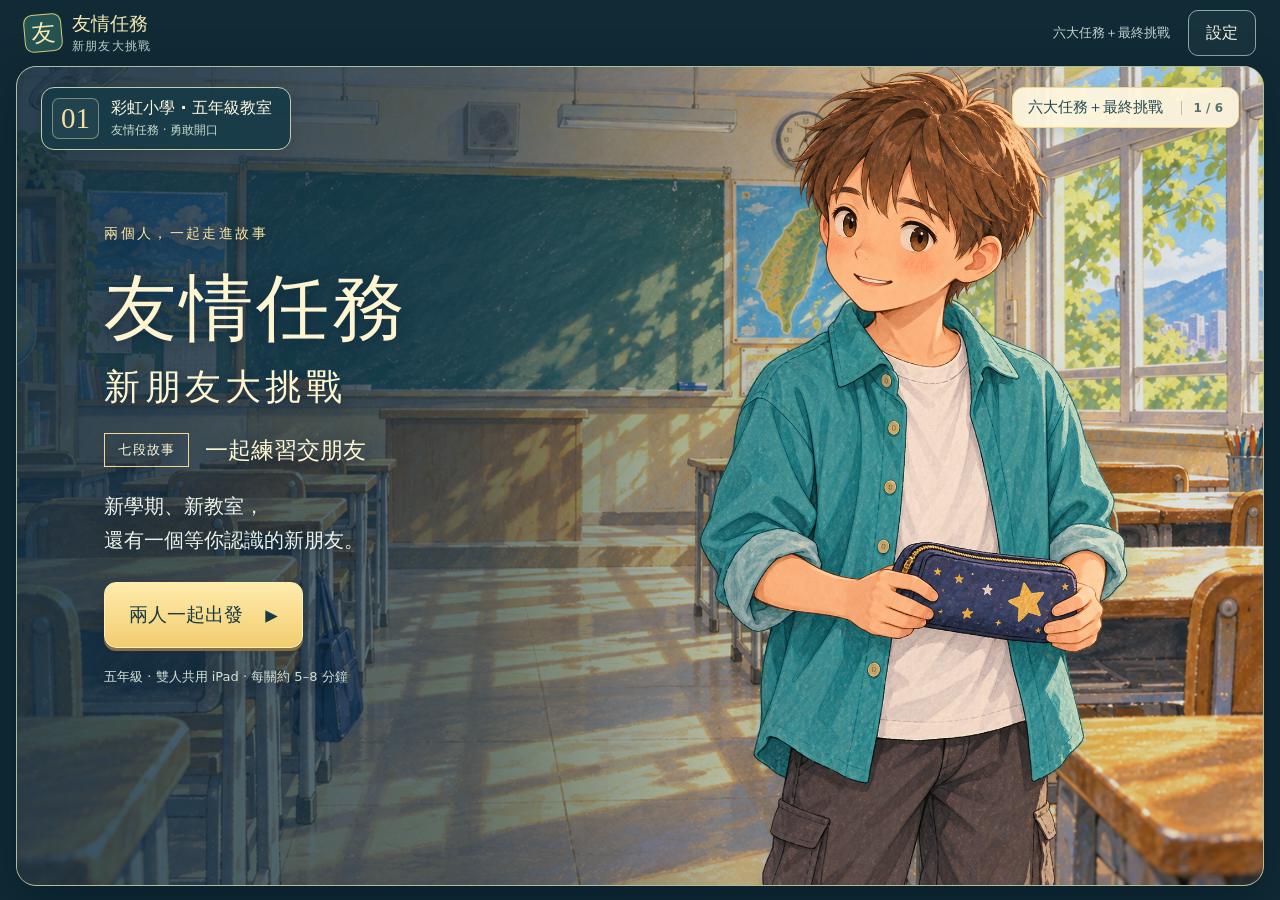
<file: index.html>
<!doctype html>
<html lang="zh-Hant">
<head>
  <meta charset="utf-8"><meta name="viewport" content="width=device-width, initial-scale=1">
  <meta name="theme-color" content="#153d50">
  <title>友情任務｜新朋友大挑戰</title>
  <meta name="description" content="五年級雙人友情冒險。兩個人，一台 iPad，練習勇敢開口、接住話題。六大友情任務與最終挑戰。">
  <link rel="stylesheet" href="novel.css"><link rel="stylesheet" href="campaign.css"><script src="chapters.js" defer></script><script src="campaign.js" defer></script><script src="novel.js" defer></script>
</head>
<body>
<header class="topbar"><a class="brand" href="#" aria-label="友情任務首頁"><span class="brand-mark">友</span><span>友情任務<small>新朋友大挑戰</small></span></a><div class="top-actions"><span class="edition">六大任務＋最終挑戰</span><button class="icon-button" id="settings" aria-label="開啟教師設定">設定</button></div></header>
<main id="app" tabindex="-1"></main>
<footer><span>彩虹小學 · 五年級</span><span>兩個人，一起練習，也一起成長。</span></footer>
<dialog id="settings-dialog"><form method="dialog"><div class="dialog-head"><h2>教師設定</h2><button class="icon-button" aria-label="關閉設定">關閉</button></div><label>討論時間<select id="discussion-setting"><option value="20">20 秒</option><option value="10">10 秒</option><option value="30">30 秒</option><option value="0">不計時</option></select></label><label class="check-label"><input type="checkbox" id="sound-setting"> 開啟輕柔音效</label><p>不登入、不錄音。暱稱與選擇僅保留在本次頁面中，重新整理會重新開始。</p><button class="primary">完成設定</button></form></dialog>
<dialog id="restart-dialog"><h2>要重新開始嗎？</h2><p>這一輪尚未完成的選擇會清除，已完成的關卡標記會保留。</p><div class="button-row"><button class="secondary" id="cancel-restart">繼續這一輪</button><button class="primary" id="confirm-restart">重新開始</button></div></dialog>
</body></html>
</file>
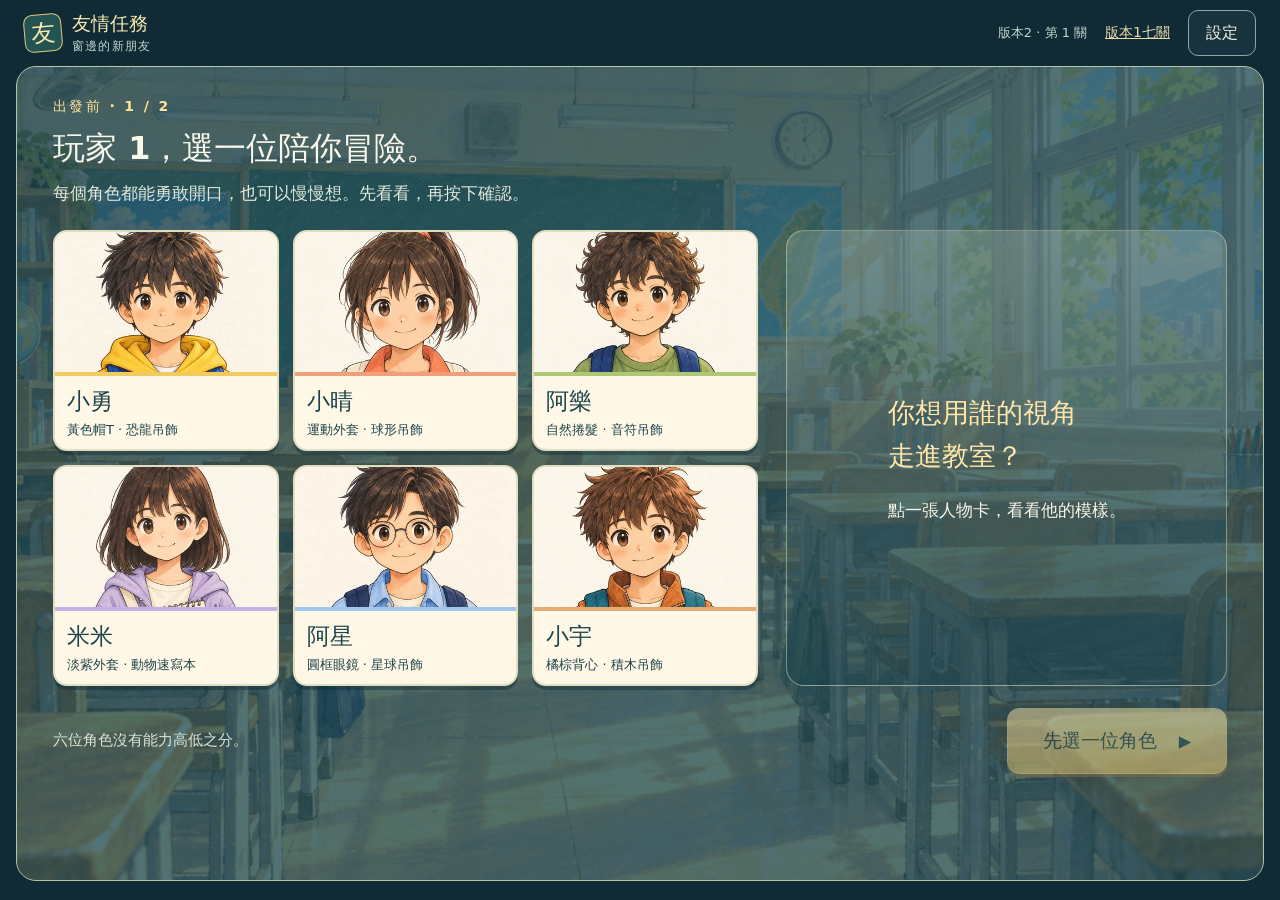
<file: v2/index.html>
<!doctype html><html lang="zh-Hant"><head><meta charset="utf-8"><meta name="viewport" content="width=device-width,initial-scale=1"><meta name="theme-color" content="#153d50"><title>友情任務版本2｜窗邊的新朋友</title><meta name="description" content="六人選角、雙人確認、第一關完整對話與回憶頁。兩人共用 iPad，一起練習交朋友。"><link rel="stylesheet" href="novel.css"><link rel="stylesheet" href="v2.css?v=11"><script src="v2.js?v=11" defer></script><script src="routes.js?v=11" defer></script><script src="later.js?v=11" defer></script><script src="novel.js?v=11" defer></script></head><body>
<header class="topbar"><a class="brand" href="#" aria-label="回到六人選角"><span class="brand-mark">友</span><span>友情任務<small>窗邊的新朋友</small></span></a><div class="top-actions"><span class="edition">版本2 · 第一關</span><a class="version-link" href="../">版本1七關</a><button class="icon-button" id="settings" aria-label="開啟教師設定">設定</button></div></header>
<main id="app" tabindex="-1"></main>
<dialog id="settings-dialog"><form method="dialog"><div class="dialog-head"><h2>教師設定</h2><button class="icon-button" aria-label="關閉設定">關閉</button></div><label>討論時間<select id="discussion-setting"><option value="20">20 秒</option><option value="10">10 秒</option><option value="30">30 秒</option><option value="0">不計時</option></select></label><label class="check-label"><input type="checkbox" id="sound-setting"> 開啟輕柔音效</label><p>角色名稱代表遊戲化身，不用真名、不錄音。重新整理會清除本次選角與進度；回憶頁可存成圖片。</p><button class="primary">完成設定</button></form></dialog>
<dialog id="restart-dialog"><h2>回到選角？</h2><p>這一輪的對話與選擇會重新開始。若已完成，可先在回憶頁儲存圖片。</p><div class="button-row"><button class="secondary" id="cancel-restart">繼續遊玩</button><button class="primary" id="confirm-restart">回到選角</button></div></dialog>
</body></html>
</file>
<file: novel.css>
:root{font-family:"Noto Sans TC","Microsoft JhengHei",system-ui,sans-serif;color:#f8f7e9;background:#102b36;--ink:#153847;--teal:#246b69;--gold:#f7d881;--cream:#fffbed;--navy:#133b48;--line:#cadcbf;font-synthesis:none}
*{box-sizing:border-box}body{margin:0}button,select{font:inherit}button{cursor:pointer;touch-action:manipulation;-webkit-tap-highlight-color:transparent}button:disabled{cursor:default;opacity:.48}button:focus-visible,a:focus-visible,select:focus-visible{outline:4px solid #ffe099;outline-offset:4px}button{border:0}h1,h2,h3,p{margin:0}p{line-height:1.7}.topbar{height:66px;max-width:1520px;margin:auto;padding:10px 24px;display:flex;align-items:center;justify-content:space-between}.brand{color:#f8e9b1;display:flex;align-items:center;gap:10px;text-decoration:none;font-size:19px;font-weight:800;line-height:1.2}.brand small{font-size:12px;display:block;letter-spacing:.1em;margin-top:4px;color:#c0d4cd}.brand-mark{border:1px solid #e0c87a;display:grid;place-items:center;width:38px;height:38px;border-radius:9px;font-size:24px;background:#235452;transform:rotate(-5deg)}.top-actions{display:flex;gap:18px;align-items:center}.edition{font-size:13px;color:#c3d4ce}.icon-button{border:1px solid #8ba9a3;border-radius:10px;min-width:68px;min-height:46px;padding:8px 14px;color:inherit;background:#ffffff0a}.primary,.secondary{min-height:62px;border-radius:12px;padding:14px 24px;font-weight:800;font-size:19px;display:inline-flex;align-items:center;justify-content:center;gap:22px;line-height:1.45}.primary{color:#163b43;background:linear-gradient(#ffebac,#f2cd70);border:1px solid #ffeeae;box-shadow:0 3px 0 #877043,0 5px 14px #091a2a30}.primary>span{font-size:25px}.primary:hover:not(:disabled){background:#ffe8a0;transform:translateY(-1px)}.secondary{border:1px solid #c4d9c9;background:#245b62;color:white}.button-row{display:flex;flex-wrap:wrap;gap:12px}.kicker{font-size:14px;letter-spacing:.17em;font-weight:800;color:#ffe7a1}.subtle{font-size:14px;color:#cadaCE;line-height:1.7}#app{max-width:1520px;margin:0 auto;outline:none;padding:0 16px 14px}footer{display:none}.vn-stage{position:relative;isolation:isolate;height:calc(100svh - 80px);min-height:660px;max-height:1100px;overflow:hidden;border:1px solid #afbd9b;border-radius:20px;box-shadow:0 18px 50px #030f1d66;background:#c4d6bb}.backdrop{position:absolute;inset:0;width:100%;height:100%;object-fit:cover;z-index:-3}.world-shade{position:absolute;inset:0;z-index:-2;background:linear-gradient(180deg,#102d4460,transparent 25%,transparent 65%,#102d4480)}.hud{position:absolute;left:24px;right:24px;top:20px;display:flex;justify-content:space-between;align-items:flex-start;gap:18px;z-index:5;pointer-events:none}.location{display:flex;align-items:center;gap:12px;padding:10px 18px 10px 10px;background:#173b48e8;border:1px solid #c2ceaa;border-radius:13px;color:#fff7dc;font-weight:700;font-size:16px;box-shadow:0 4px 14px #0002}.location small{display:block;font-size:12px;font-weight:400;color:#c5dacd;margin-top:3px}.chapter{font-family:Georgia,serif;font-size:29px;font-weight:400;background:#ffffff0b;border:1px solid #e6d79b7a;border-radius:7px;padding:3px 8px;color:#f5dfa0}.turn-indicator{background:#fff7dfef;border:1px solid #f5d982;color:#234951;padding:10px 15px;border-radius:12px;box-shadow:0 4px 16px #112e4420;font-size:15px;font-weight:800;display:flex;align-items:center;gap:18px}.turn-indicator small{color:#58716a;font-size:12px;border-left:1px solid #b8c5ac;padding-left:12px}.character{position:absolute;right:1%;bottom:55px;width:52%;height:94%;z-index:-1;pointer-events:none;animation:arrive .45s ease-out;transform-origin:center bottom}.character img{width:100%;height:100%;object-fit:contain;object-position:center bottom;filter:drop-shadow(0 8px 10px #183a402e)}.character.hesitant{animation:hesitate .35s ease-out}.dialogue{position:absolute;bottom:24px;left:28px;right:28px;z-index:10;border:2px solid #e0d59f;border-radius:15px;background:linear-gradient(115deg,#163e50f5,#133b46f2);box-shadow:0 0 0 4px #173c4780,inset 0 0 0 5px #a8c7bc16,0 12px 28px #07162455;padding:27px 28px 23px;display:grid;grid-template-columns:minmax(0,1fr) auto;align-items:end;gap:20px;min-height:172px}.speaker{position:absolute;left:23px;top:-25px;min-width:120px;text-align:center;border:1px solid #f4db91;background:#2c6969;color:#fff5cb;padding:9px 24px;border-radius:9px 9px 5px 5px;box-shadow:0 4px 8px #0a1c2820;font-size:18px;font-weight:800;letter-spacing:.08em}.thought .speaker{background:#435777}.dialogue-text{font-size:clamp(21px,2.1vw,28px);line-height:1.7;letter-spacing:.025em;color:#fffcf0;max-width:1050px;outline:none;animation:words-in .32s ease-out}.thought .dialogue-text{color:#e8f1fa}.dialogue-hint{font-size:14px;color:#c0d5cc;line-height:1.65;margin-top:12px}.dialogue-controls{display:flex;justify-content:flex-end;align-items:flex-end}.dialogue-controls .primary{max-width:300px;white-space:normal;font-size:17px;min-height:56px;padding:12px 18px;gap:16px}.timer{font-size:16px;color:#f9df91;margin-top:10px;font-weight:700}.scene-caption{position:absolute;left:5%;top:23%;max-width:40%;background:#173948de;padding:18px 24px;border-left:3px solid #f0d284;border-radius:0 12px 12px 0;font-size:20px;line-height:1.7;box-shadow:0 8px 20px #112e4020;animation:words-in .4s ease-out}.title-screen .world-shade{background:linear-gradient(90deg,#102f45d9 0%,#102f45a8 36%,#102f4522 67%,#102f4522)}.title-panel{position:absolute;top:23%;left:7%;max-width:52%;z-index:2;text-shadow:0 3px 16px #081c30b0}.title-panel h1{font-size:clamp(3rem,5.7vw,5.8rem);line-height:1.14;letter-spacing:.04em;color:#fff5d0;font-weight:900;margin-top:20px}.title-panel h1 span{font-size:.49em;display:block;letter-spacing:.12em;margin-top:18px}.chapter-title{margin-top:25px;color:#fff7d4;font-size:23px;font-weight:700;display:flex;align-items:center;gap:16px}.chapter-title b{font-size:13px;letter-spacing:.1em;border:1px solid #f5d891;padding:7px 13px;font-weight:500}.title-intro{font-size:20px;color:#ecf2e9;margin:22px 0 25px}.title-meta{font-size:13px;color:#d3e1d6;margin-top:18px}.title-screen .character{right:-4%;bottom:-25px;width:66%;height:104%}.glass-panel{background:#153b4cf0;border:1px solid #e4d39b;border-radius:16px;box-shadow:0 0 0 4px #143b4640,0 12px 40px #12304940;padding:26px;color:#f6f5de}.glass-panel h2{font-size:30px;line-height:1.45;margin:9px 0 14px}.panel-intro{font-size:16px;color:#d0e2d9}.setup-panel{position:absolute;left:50%;top:50%;transform:translate(-50%,-43%);width:min(850px,88%);padding:28px}.setup-grid{display:grid;grid-template-columns:1fr 1fr;gap:20px;margin:22px 0}.player-box{border:1px solid #a5c0ae73;border-radius:12px;padding:20px;background:#ffffff07}.player-box h3{font-size:19px;color:#f7e6b4}.player-box p{font-size:14px;color:#ceded6;margin-top:7px}.name-grid{display:grid;grid-template-columns:repeat(3,1fr);gap:10px;margin-top:15px}.name-grid button{min-height:53px;border-radius:9px;border:1px solid #bed0bb;background:#eff5e7;color:#204548;font-size:18px}.name-grid button.selected{background:#f7d783;border-color:#ffe9a0;box-shadow:0 0 0 2px #f6d48470;font-weight:900}.setup-panel>.primary{width:100%}.choice-panel{position:absolute;top:104px;left:4%;width:55%;bottom:225px;max-width:760px;overflow:auto;scrollbar-width:thin;scrollbar-color:#d7c589 #16414d70;padding:0 5px 8px}.panel-caption{display:inline-block;font-size:14px;background:#173b48e8;border:1px solid #c4c697;border-radius:8px;padding:7px 13px;color:#fff4ca;margin-bottom:12px}.choices{display:grid;gap:12px}.choice{background:linear-gradient(100deg,#fffdeff7,#f1f3dff2);color:#173e47;border:2px solid #d9d7ac;border-radius:11px;display:flex;align-items:center;gap:14px;min-height:65px;width:100%;padding:12px 16px;text-align:left;font-size:20px;line-height:1.5;box-shadow:0 4px 0 #15364855}.letter{flex:none;width:32px;height:32px;display:grid;place-items:center;border:1px solid #a3b9a8;background:#e3ecdb;border-radius:7px;font-size:15px;font-weight:800}.chosen{margin-left:auto;visibility:hidden;font-size:21px;flex:none}.choice.selected{background:linear-gradient(90deg,#ffe4a0,#fff0b9);border-color:#ffdb75;box-shadow:0 0 0 2px #4b624b,0 5px 0 #173a4855}.choice.selected .letter{background:#285b57;color:#ffeda8;border-color:#285b57}.choice.selected .chosen{visibility:visible}.reveal-panel{position:absolute;left:4%;top:115px;width:53%;bottom:250px;display:flex;flex-direction:column;gap:15px;overflow:auto;padding:3px 5px 8px}.answer-card{background:#fff8e7f5;color:#143d43;padding:19px 23px;border:1px solid #e5cf8d;border-radius:14px;box-shadow:0 5px 0 #102d4540}.answer-card:nth-child(2){background:#e2f1e9f5}.card-owner{font-size:18px;font-weight:800;display:flex;align-items:center;gap:16px;margin-bottom:10px}.card-owner small{font-size:14px;font-weight:500;color:#527166;border-left:1px solid #a7b9a0;padding-left:16px}.answer-card p{font-size:21px;line-height:1.55}.reveal-screen .dialogue{grid-template-columns:1fr auto}.reveal-screen .dialogue-text{font-size:22px}.practice-panel{position:absolute;left:4%;top:112px;width:52%;bottom:220px;overflow:auto}.practice-step{display:flex;gap:20px;margin-top:23px;align-items:flex-start}.practice-step>b{font-size:14px;flex:none;background:#efd388;color:#1e4549;padding:7px 13px;border-radius:8px}.practice-step h3{font-size:23px;line-height:1.3;margin-bottom:8px}.practice-step p{font-size:19px;color:#f5f3df}.complete-panel{position:absolute;left:4%;top:108px;bottom:205px;width:57%;overflow:auto}.badge-label{display:inline-block;font-size:14px;font-weight:800;color:#f9de99;border:1px solid #c8b980;padding:7px 16px;border-radius:50px;margin:12px 0 8px}.complete-panel h2{font-size:32px;margin:8px 0 14px}.complete-panel p{font-size:17px}.complete-panel .kicker{font-size:13px}.chips{display:flex;gap:8px;flex-wrap:wrap;margin:18px 0}.chips span{font-size:14px;padding:6px 10px;border:1px solid #aac1a864;border-radius:8px}.complete-panel .primary,.complete-panel .secondary{font-size:16px;min-height:50px;padding:10px 17px}.complete-screen .dialogue-text{font-size:21px}.handoff{min-height:660px;height:calc(100svh - 80px);background:#163d4b;border:1px solid #a9b695;border-radius:20px;display:grid;place-items:center;text-align:center;padding:40px;color:#fff7df}.handoff-inner{max-width:680px}.big-letter{width:90px;height:90px;margin:25px auto;background:#f7d886;border:2px solid #fff2ba;display:grid;place-items:center;color:#173f47;font-size:52px;font-family:Georgia,serif;border-radius:15px;transform:rotate(-5deg)}.handoff h2{font-size:32px;margin-bottom:20px}.handoff p:not(.kicker):not(.subtle){font-size:23px;margin-bottom:27px}.handoff .primary{min-width:300px}.handoff .subtle{margin-top:25px}dialog{background:#fffced;color:var(--ink);border:1px solid #b7c7aa;border-radius:20px;max-width:520px;width:calc(100% - 32px);padding:30px;box-shadow:0 30px 100px #0005}dialog::backdrop{background:#081e32c4}dialog label{display:flex;align-items:center;justify-content:space-between;gap:20px;margin:24px 0;font-size:19px}dialog select{padding:14px;border-radius:10px;color:var(--ink);border:1px solid #a8c6b7;background:white}.dialog-head{display:flex;align-items:center;justify-content:space-between}dialog h2{font-size:25px}dialog p{font-size:16px;margin:18px 0}dialog .primary{width:100%}.check-label{justify-content:flex-start}input[type=checkbox]{width:24px;height:24px;accent-color:var(--teal)}
@keyframes arrive{from{opacity:0;transform:translateX(15px)}to{opacity:1;transform:none}}@keyframes words-in{from{opacity:.2;transform:translateY(4px)}to{opacity:1;transform:none}}@keyframes hesitate{from{transform:translateX(5px)}to{transform:none}}
@media(min-width:1450px){.dialogue{padding:34px;min-height:195px}.choice-panel{top:130px;bottom:255px}.choices{gap:16px}.choice{min-height:80px;font-size:24px}.reveal-panel,.practice-panel{top:130px;bottom:255px}.complete-panel{top:125px;bottom:240px}.title-panel{top:24%}}
@media(max-width:1100px){.topbar{height:60px;padding:8px 20px}#app{padding:0 10px 10px}.vn-stage,.handoff{height:calc(100svh - 70px);min-height:660px;border-radius:14px}.hud{top:15px;left:18px;right:18px}.location{font-size:14px}.turn-indicator{font-size:14px}.dialogue{bottom:20px;left:20px;right:20px;padding:25px 22px 19px;gap:18px;grid-template-columns:1fr 190px;min-height:168px}.dialogue-text{font-size:22px}.dialogue-hint{font-size:13px}.dialogue-controls .primary{font-size:16px;width:100%;padding:11px 13px;gap:8px}.choice-panel{width:57%;top:101px;bottom:221px;left:3%}.choice{font-size:19px;padding:11px 12px;gap:10px;min-height:64px}.choices{gap:10px}.title-panel{left:6%;top:24%}.title-panel h1{font-size:59px}.title-panel .title-intro{font-size:18px}.title-meta{font-size:12px}.character{width:56%;right:-4%}.title-screen .character{right:-8%;width:69%;bottom:0}.reveal-panel{left:3%;width:54%;bottom:255px;top:109px}.reveal-screen .dialogue-text{font-size:20px}.answer-card{padding:16px 18px}.answer-card p{font-size:19px}.practice-panel{padding:22px;width:54%;left:3%;top:108px;bottom:218px}.practice-step{gap:15px;margin-top:19px}.practice-step h3{font-size:21px}.practice-step p{font-size:18px}.complete-panel{top:107px;left:3%;bottom:215px;padding:22px;width:58%}.complete-panel h2{font-size:28px}.complete-panel .chips{margin:14px 0}.complete-panel .button-row{gap:10px}.complete-screen .dialogue-text{font-size:19px}.scene-caption{font-size:18px;padding:15px 20px;max-width:40%}.setup-panel{width:88%;padding:24px}.setup-grid{margin:18px 0}.glass-panel h2{font-size:27px}.player-box{padding:18px}}
@media(max-width:760px){.topbar{height:58px;padding:7px 14px}.edition{display:none}.brand{font-size:17px}.brand-mark{height:34px;width:34px}.brand small{font-size:10px}#app{padding:0 7px 7px}.vn-stage{height:auto;min-height:calc(100svh - 65px);display:flex;flex-direction:column;padding-top:340px;overflow:hidden}.hud{top:12px;left:12px;right:12px;gap:8px}.location{font-size:12px;padding:8px;gap:8px}.location small{font-size:10px}.chapter{font-size:22px}.turn-indicator{font-size:12px;padding:9px 10px;gap:7px}.turn-indicator small{display:none}.backdrop{object-position:38% center}.character{top:70px;bottom:auto;height:400px;right:-7%;width:82%}.dialogue{position:relative;bottom:auto;left:auto;right:auto;display:flex;flex-direction:column;align-items:stretch;min-height:0;margin:18px 14px 20px;padding:26px 20px 19px;gap:16px}.dialogue-text{font-size:21px}.dialogue-controls .primary{width:auto;max-width:none;font-size:17px;min-height:55px}.dialogue-hint{font-size:14px}.speaker{font-size:16px;left:16px;top:-23px;padding:8px 20px}.title-screen{padding:0;min-height:790px}.title-screen .character{top:110px;height:520px;width:105%;right:-27%;bottom:auto}.title-panel{position:relative;top:auto;left:auto;max-width:100%;margin:105px 24px 35px;z-index:2}.title-panel h1{font-size:49px;text-shadow:0 3px 10px #06192f}.title-panel h1 span{font-size:25px;letter-spacing:.06em}.title-panel .kicker{font-size:12px}.title-panel .chapter-title{font-size:21px;margin-top:22px}.title-panel .title-intro{margin-top:280px;font-size:19px}.title-meta{font-size:12px}.title-screen .world-shade{background:linear-gradient(180deg,#102f4570,#102f4520 45%,#102f45e8 75%)}.choice-screen{padding-top:290px}.choice-panel{position:relative;left:auto;top:auto;bottom:auto;width:auto;max-width:none;margin:0 18px 18px;padding:0;overflow:visible;z-index:3}.choice{font-size:18px;min-height:64px}.choice-screen .character{top:66px;height:340px;width:85%;right:-12%}.panel-caption{font-size:13px}.reveal-screen,.practice-screen,.complete-screen{padding-top:290px}.reveal-panel,.practice-panel,.complete-panel{position:relative;left:auto;top:auto;bottom:auto;width:auto;margin:0 18px 20px;overflow:visible}.reveal-panel{padding:0;gap:12px}.reveal-screen .dialogue{display:flex}.reveal-screen .dialogue-text{font-size:20px}.practice-panel{padding:22px}.complete-panel{padding:22px}.complete-panel h2{font-size:29px}.complete-screen .dialogue-text{font-size:20px}.scene-caption{top:123px;left:18px;max-width:48%;font-size:16px;padding:12px 14px;z-index:3}.setup-screen{padding:102px 14px 20px}.setup-panel{position:relative;top:auto;left:auto;transform:none;width:100%;padding:22px}.setup-panel h2{font-size:25px}.setup-grid{grid-template-columns:1fr;gap:13px}.player-box{padding:17px}.name-grid button{min-height:52px}.panel-intro{font-size:15px}.handoff{height:auto;min-height:calc(100svh - 65px);padding:40px 22px}.handoff h2{font-size:27px}.handoff p:not(.kicker):not(.subtle){font-size:20px}.handoff .primary{min-width:0;width:100%;font-size:18px}}
@media(max-height:650px) and (min-width:761px){.vn-stage,.handoff{min-height:690px}}
/* Dialogue stays anchored to the lower edge, as in a story-based raising game. */
@media(min-width:761px){.dialogue{left:0;right:0;bottom:0;border-radius:0;border-width:1px 0 0;border-color:#e7dba897;background:linear-gradient(90deg,#112f40ed,#123949dd);box-shadow:0 -8px 30px #10253825;padding:29px 34px 24px;min-height:183px}.speaker{left:34px;top:-35px;background:#244d57ed;border:1px solid #d5cc9e;border-radius:4px 4px 0 0;min-width:140px;padding:9px 25px;font-weight:700}.character{right:2%;bottom:35px;width:48%;height:94%}.title-screen .character{right:0;width:57%}.title-panel{top:19%}.choice-panel{bottom:220px}.scene-caption{max-width:42%}.story-screen .dialogue-text{font-size:clamp(23px,2.3vw,30px)}}
.speaker-left .character{left:2%;right:auto;animation:arrive-left .4s ease-out}
.speaker-left .character img{transform:scaleX(-1)}
.speaker-right .dialogue[data-speaker="小哲"] .speaker{left:auto;right:34px}
@keyframes arrive-left{from{opacity:0;transform:translateX(-15px)}to{opacity:1;transform:none}}
@media(min-width:761px){.speaker-left .choice-panel{left:auto;right:3%;width:55%}.speaker-left .scene-caption{left:auto;right:5%}}
@media(max-width:760px){.speaker-left .character{left:-7%;right:auto}.speaker-left.choice-screen .character{left:-12%;right:auto}.speaker-right .dialogue[data-speaker="小哲"] .speaker{right:16px}.speaker-left .scene-caption{left:auto;right:18px}}
@media(prefers-reduced-motion:reduce){*{animation:none!important;transition:none!important}}
</file>
<file: campaign.css>
.activity-panel{position:absolute;left:3%;top:110px;bottom:240px;width:56%;overflow:auto;scrollbar-width:thin;padding:24px}.activity-panel .kicker{margin-bottom:18px}.mini-grid{display:grid;grid-template-columns:1fr 1fr;gap:12px}.mini-card{position:relative;min-height:66px;width:100%;border:2px solid #d5d5ac;border-radius:12px;background:#fff9e8;color:#173e47;padding:14px 18px;text-align:left;font-size:19px;line-height:1.5}.mini-card.selected{background:#ffe4a0;border-color:#e6b546}.mini-card b{float:right;margin-left:8px;color:#286458}.mini-feedback{padding:15px 18px;background:#ffffff12;border-left:3px solid #efd388;border-radius:6px;margin-top:18px;font-size:18px;line-height:1.7}.mini-result{margin-top:18px;display:grid;gap:8px}.mini-result p{font-size:18px}.mini-result strong{color:#ffe4a0;margin-right:10px}.sort-card{font-size:23px;line-height:1.65;margin:15px 0 22px;color:#fff6db}.mini-count{font-size:16px;color:#e7d59c;margin:14px 0}.sort-buttons{display:flex;flex-wrap:wrap;gap:10px}.sort-buttons .secondary{font-size:18px;padding:12px;min-height:56px}.relay-choices{display:grid;gap:10px}.relay-choices .mini-card{font-size:18px;min-height:58px}.map-panel{width:auto;left:4%;right:4%;top:105px;bottom:28px;padding:28px}.map-panel h2{margin:0 0 8px}.chapter-grid{display:grid;grid-template-columns:repeat(3,1fr);gap:14px;margin:22px 0}.chapter-card{padding:18px;text-align:left;border:1px solid #d7d2a2;border-radius:12px;background:#fff8e7;color:#1b444a;min-height:124px;display:flex;flex-direction:column;gap:8px}.chapter-card span{font-size:13px;letter-spacing:.1em;color:#577269}.chapter-card strong{font-size:22px;line-height:1.4}.chapter-card small{font-size:15px}.chapter-card.done{background:#dff0dd;border-color:#97c396}.chapter-card:last-child{background:#ffdfa0}.tool-grid{display:grid;grid-template-columns:repeat(3,1fr);gap:14px;margin:24px 0}.tool-results{display:grid;grid-template-columns:1fr 1fr;gap:18px;margin:24px 0}.tool-results h3{margin-bottom:10px}.map-panel>.button-row{margin-top:20px}.map-screen .world-shade{background:#17384766}.speaker-right .dialogue[data-speaker="同學"] .speaker{left:auto;right:34px}.activity-screen .dialogue-text{font-size:22px}
@media(min-width:761px){.activity-screen .dialogue,.practice-screen .dialogue,.complete-screen .dialogue{max-height:215px;overflow:visible}.activity-panel.practice-panel{bottom:245px}.complete-panel{bottom:235px}}
@media(max-width:1100px){.chapter-card strong{font-size:20px}.map-panel{padding:22px}.chapter-grid{gap:10px;margin:16px 0}.chapter-card{min-height:114px;padding:14px}.activity-panel{padding:20px}.mini-card{font-size:18px;padding:12px}.activity-screen .dialogue-text{font-size:20px}}
@media(max-width:760px){.vn-stage{max-height:none}.activity-screen{padding-top:285px}.activity-panel,.activity-panel.practice-panel{position:relative;left:auto;right:auto;top:auto;bottom:auto;width:auto;margin:0 18px 24px;overflow:visible}.map-screen{padding-top:105px}.map-panel{margin:0 14px 20px;padding:20px}.chapter-grid,.tool-grid{grid-template-columns:1fr 1fr}.chapter-card strong{font-size:19px}.mini-grid,.tool-results{grid-template-columns:1fr}.activity-screen .dialogue,.practice-screen .dialogue,.complete-screen .dialogue{max-height:none}.speaker-right .dialogue[data-speaker="同學"] .speaker{right:16px}}
</file>
<file: v2/novel.css>
:root{font-family:"Noto Sans TC","Microsoft JhengHei",system-ui,sans-serif;color:#f8f7e9;background:#102b36;--ink:#153847;--teal:#246b69;--gold:#f7d881;--cream:#fffbed;--navy:#133b48;--line:#cadcbf;font-synthesis:none}
*{box-sizing:border-box}body{margin:0}button,select{font:inherit}button{cursor:pointer;touch-action:manipulation;-webkit-tap-highlight-color:transparent}button:disabled{cursor:default;opacity:.48}button:focus-visible,a:focus-visible,select:focus-visible{outline:4px solid #ffe099;outline-offset:4px}button{border:0}h1,h2,h3,p{margin:0}p{line-height:1.7}.topbar{height:66px;max-width:1520px;margin:auto;padding:10px 24px;display:flex;align-items:center;justify-content:space-between}.brand{color:#f8e9b1;display:flex;align-items:center;gap:10px;text-decoration:none;font-size:19px;font-weight:800;line-height:1.2}.brand small{font-size:12px;display:block;letter-spacing:.1em;margin-top:4px;color:#c0d4cd}.brand-mark{border:1px solid #e0c87a;display:grid;place-items:center;width:38px;height:38px;border-radius:9px;font-size:24px;background:#235452;transform:rotate(-5deg)}.top-actions{display:flex;gap:18px;align-items:center}.edition{font-size:13px;color:#c3d4ce}.icon-button{border:1px solid #8ba9a3;border-radius:10px;min-width:68px;min-height:46px;padding:8px 14px;color:inherit;background:#ffffff0a}.primary,.secondary{min-height:62px;border-radius:12px;padding:14px 24px;font-weight:800;font-size:19px;display:inline-flex;align-items:center;justify-content:center;gap:22px;line-height:1.45}.primary{color:#163b43;background:linear-gradient(#ffebac,#f2cd70);border:1px solid #ffeeae;box-shadow:0 3px 0 #877043,0 5px 14px #091a2a30}.primary>span{font-size:25px}.primary:hover:not(:disabled){background:#ffe8a0;transform:translateY(-1px)}.secondary{border:1px solid #c4d9c9;background:#245b62;color:white}.button-row{display:flex;flex-wrap:wrap;gap:12px}.kicker{font-size:14px;letter-spacing:.17em;font-weight:800;color:#ffe7a1}.subtle{font-size:14px;color:#cadaCE;line-height:1.7}#app{max-width:1520px;margin:0 auto;outline:none;padding:0 16px 14px}footer{display:none}.vn-stage{position:relative;isolation:isolate;height:calc(100svh - 80px);min-height:660px;max-height:1100px;overflow:hidden;border:1px solid #afbd9b;border-radius:20px;box-shadow:0 18px 50px #030f1d66;background:#c4d6bb}.backdrop{position:absolute;inset:0;width:100%;height:100%;object-fit:cover;z-index:-3}.world-shade{position:absolute;inset:0;z-index:-2;background:linear-gradient(180deg,#102d4460,transparent 25%,transparent 65%,#102d4480)}.hud{position:absolute;left:24px;right:24px;top:20px;display:flex;justify-content:space-between;align-items:flex-start;gap:18px;z-index:5;pointer-events:none}.location{display:flex;align-items:center;gap:12px;padding:10px 18px 10px 10px;background:#173b48e8;border:1px solid #c2ceaa;border-radius:13px;color:#fff7dc;font-weight:700;font-size:16px;box-shadow:0 4px 14px #0002}.location small{display:block;font-size:12px;font-weight:400;color:#c5dacd;margin-top:3px}.chapter{font-family:Georgia,serif;font-size:29px;font-weight:400;background:#ffffff0b;border:1px solid #e6d79b7a;border-radius:7px;padding:3px 8px;color:#f5dfa0}.turn-indicator{background:#fff7dfef;border:1px solid #f5d982;color:#234951;padding:10px 15px;border-radius:12px;box-shadow:0 4px 16px #112e4420;font-size:15px;font-weight:800;display:flex;align-items:center;gap:18px}.turn-indicator small{color:#58716a;font-size:12px;border-left:1px solid #b8c5ac;padding-left:12px}.character{position:absolute;right:1%;bottom:55px;width:52%;height:94%;z-index:-1;pointer-events:none;animation:arrive .45s ease-out;transform-origin:center bottom}.character img{width:100%;height:100%;object-fit:contain;object-position:center bottom;filter:drop-shadow(0 8px 10px #183a402e)}.character.hesitant{animation:hesitate .35s ease-out}.dialogue{position:absolute;bottom:24px;left:28px;right:28px;z-index:10;border:2px solid #e0d59f;border-radius:15px;background:linear-gradient(115deg,#163e50f5,#133b46f2);box-shadow:0 0 0 4px #173c4780,inset 0 0 0 5px #a8c7bc16,0 12px 28px #07162455;padding:27px 28px 23px;display:grid;grid-template-columns:minmax(0,1fr) auto;align-items:end;gap:20px;min-height:172px}.speaker{position:absolute;left:23px;top:-25px;min-width:120px;text-align:center;border:1px solid #f4db91;background:#2c6969;color:#fff5cb;padding:9px 24px;border-radius:9px 9px 5px 5px;box-shadow:0 4px 8px #0a1c2820;font-size:18px;font-weight:800;letter-spacing:.08em}.thought .speaker{background:#435777}.dialogue-text{font-size:clamp(21px,2.1vw,28px);line-height:1.7;letter-spacing:.025em;color:#fffcf0;max-width:1050px;outline:none;animation:words-in .32s ease-out}.thought .dialogue-text{color:#e8f1fa}.dialogue-hint{font-size:14px;color:#c0d5cc;line-height:1.65;margin-top:12px}.dialogue-controls{display:flex;justify-content:flex-end;align-items:flex-end}.dialogue-controls .primary{max-width:300px;white-space:normal;font-size:17px;min-height:56px;padding:12px 18px;gap:16px}.timer{font-size:16px;color:#f9df91;margin-top:10px;font-weight:700}.scene-caption{position:absolute;left:5%;top:23%;max-width:40%;background:#173948de;padding:18px 24px;border-left:3px solid #f0d284;border-radius:0 12px 12px 0;font-size:20px;line-height:1.7;box-shadow:0 8px 20px #112e4020;animation:words-in .4s ease-out}.title-screen .world-shade{background:linear-gradient(90deg,#102f45d9 0%,#102f45a8 36%,#102f4522 67%,#102f4522)}.title-panel{position:absolute;top:23%;left:7%;max-width:52%;z-index:2;text-shadow:0 3px 16px #081c30b0}.title-panel h1{font-size:clamp(3rem,5.7vw,5.8rem);line-height:1.14;letter-spacing:.04em;color:#fff5d0;font-weight:900;margin-top:20px}.title-panel h1 span{font-size:.49em;display:block;letter-spacing:.12em;margin-top:18px}.chapter-title{margin-top:25px;color:#fff7d4;font-size:23px;font-weight:700;display:flex;align-items:center;gap:16px}.chapter-title b{font-size:13px;letter-spacing:.1em;border:1px solid #f5d891;padding:7px 13px;font-weight:500}.title-intro{font-size:20px;color:#ecf2e9;margin:22px 0 25px}.title-meta{font-size:13px;color:#d3e1d6;margin-top:18px}.title-screen .character{right:-4%;bottom:-25px;width:66%;height:104%}.glass-panel{background:#153b4cf0;border:1px solid #e4d39b;border-radius:16px;box-shadow:0 0 0 4px #143b4640,0 12px 40px #12304940;padding:26px;color:#f6f5de}.glass-panel h2{font-size:30px;line-height:1.45;margin:9px 0 14px}.panel-intro{font-size:16px;color:#d0e2d9}.setup-panel{position:absolute;left:50%;top:50%;transform:translate(-50%,-43%);width:min(850px,88%);padding:28px}.setup-grid{display:grid;grid-template-columns:1fr 1fr;gap:20px;margin:22px 0}.player-box{border:1px solid #a5c0ae73;border-radius:12px;padding:20px;background:#ffffff07}.player-box h3{font-size:19px;color:#f7e6b4}.player-box p{font-size:14px;color:#ceded6;margin-top:7px}.name-grid{display:grid;grid-template-columns:repeat(3,1fr);gap:10px;margin-top:15px}.name-grid button{min-height:53px;border-radius:9px;border:1px solid #bed0bb;background:#eff5e7;color:#204548;font-size:18px}.name-grid button.selected{background:#f7d783;border-color:#ffe9a0;box-shadow:0 0 0 2px #f6d48470;font-weight:900}.setup-panel>.primary{width:100%}.choice-panel{position:absolute;top:104px;left:4%;width:55%;bottom:225px;max-width:760px;overflow:auto;scrollbar-width:thin;scrollbar-color:#d7c589 #16414d70;padding:0 5px 8px}.panel-caption{display:inline-block;font-size:14px;background:#173b48e8;border:1px solid #c4c697;border-radius:8px;padding:7px 13px;color:#fff4ca;margin-bottom:12px}.choices{display:grid;gap:12px}.choice{background:linear-gradient(100deg,#fffdeff7,#f1f3dff2);color:#173e47;border:2px solid #d9d7ac;border-radius:11px;display:flex;align-items:center;gap:14px;min-height:65px;width:100%;padding:12px 16px;text-align:left;font-size:20px;line-height:1.5;box-shadow:0 4px 0 #15364855}.letter{flex:none;width:32px;height:32px;display:grid;place-items:center;border:1px solid #a3b9a8;background:#e3ecdb;border-radius:7px;font-size:15px;font-weight:800}.chosen{margin-left:auto;visibility:hidden;font-size:21px;flex:none}.choice.selected{background:linear-gradient(90deg,#ffe4a0,#fff0b9);border-color:#ffdb75;box-shadow:0 0 0 2px #4b624b,0 5px 0 #173a4855}.choice.selected .letter{background:#285b57;color:#ffeda8;border-color:#285b57}.choice.selected .chosen{visibility:visible}.reveal-panel{position:absolute;left:4%;top:115px;width:53%;bottom:250px;display:flex;flex-direction:column;gap:15px;overflow:auto;padding:3px 5px 8px}.answer-card{background:#fff8e7f5;color:#143d43;padding:19px 23px;border:1px solid #e5cf8d;border-radius:14px;box-shadow:0 5px 0 #102d4540}.answer-card:nth-child(2){background:#e2f1e9f5}.card-owner{font-size:18px;font-weight:800;display:flex;align-items:center;gap:16px;margin-bottom:10px}.card-owner small{font-size:14px;font-weight:500;color:#527166;border-left:1px solid #a7b9a0;padding-left:16px}.answer-card p{font-size:21px;line-height:1.55}.reveal-screen .dialogue{grid-template-columns:1fr auto}.reveal-screen .dialogue-text{font-size:22px}.practice-panel{position:absolute;left:4%;top:112px;width:52%;bottom:220px;overflow:auto}.practice-step{display:flex;gap:20px;margin-top:23px;align-items:flex-start}.practice-step>b{font-size:14px;flex:none;background:#efd388;color:#1e4549;padding:7px 13px;border-radius:8px}.practice-step h3{font-size:23px;line-height:1.3;margin-bottom:8px}.practice-step p{font-size:19px;color:#f5f3df}.complete-panel{position:absolute;left:4%;top:108px;bottom:205px;width:57%;overflow:auto}.badge-label{display:inline-block;font-size:14px;font-weight:800;color:#f9de99;border:1px solid #c8b980;padding:7px 16px;border-radius:50px;margin:12px 0 8px}.complete-panel h2{font-size:32px;margin:8px 0 14px}.complete-panel p{font-size:17px}.complete-panel .kicker{font-size:13px}.chips{display:flex;gap:8px;flex-wrap:wrap;margin:18px 0}.chips span{font-size:14px;padding:6px 10px;border:1px solid #aac1a864;border-radius:8px}.complete-panel .primary,.complete-panel .secondary{font-size:16px;min-height:50px;padding:10px 17px}.complete-screen .dialogue-text{font-size:21px}.handoff{min-height:660px;height:calc(100svh - 80px);background:#163d4b;border:1px solid #a9b695;border-radius:20px;display:grid;place-items:center;text-align:center;padding:40px;color:#fff7df}.handoff-inner{max-width:680px}.big-letter{width:90px;height:90px;margin:25px auto;background:#f7d886;border:2px solid #fff2ba;display:grid;place-items:center;color:#173f47;font-size:52px;font-family:Georgia,serif;border-radius:15px;transform:rotate(-5deg)}.handoff h2{font-size:32px;margin-bottom:20px}.handoff p:not(.kicker):not(.subtle){font-size:23px;margin-bottom:27px}.handoff .primary{min-width:300px}.handoff .subtle{margin-top:25px}dialog{background:#fffced;color:var(--ink);border:1px solid #b7c7aa;border-radius:20px;max-width:520px;width:calc(100% - 32px);padding:30px;box-shadow:0 30px 100px #0005}dialog::backdrop{background:#081e32c4}dialog label{display:flex;align-items:center;justify-content:space-between;gap:20px;margin:24px 0;font-size:19px}dialog select{padding:14px;border-radius:10px;color:var(--ink);border:1px solid #a8c6b7;background:white}.dialog-head{display:flex;align-items:center;justify-content:space-between}dialog h2{font-size:25px}dialog p{font-size:16px;margin:18px 0}dialog .primary{width:100%}.check-label{justify-content:flex-start}input[type=checkbox]{width:24px;height:24px;accent-color:var(--teal)}
@keyframes arrive{from{opacity:0;transform:translateX(15px)}to{opacity:1;transform:none}}@keyframes words-in{from{opacity:.2;transform:translateY(4px)}to{opacity:1;transform:none}}@keyframes hesitate{from{transform:translateX(5px)}to{transform:none}}
@media(min-width:1450px){.dialogue{padding:34px;min-height:195px}.choice-panel{top:130px;bottom:255px}.choices{gap:16px}.choice{min-height:80px;font-size:24px}.reveal-panel,.practice-panel{top:130px;bottom:255px}.complete-panel{top:125px;bottom:240px}.title-panel{top:24%}}
@media(max-width:1100px){.topbar{height:60px;padding:8px 20px}#app{padding:0 10px 10px}.vn-stage,.handoff{height:calc(100svh - 70px);min-height:660px;border-radius:14px}.hud{top:15px;left:18px;right:18px}.location{font-size:14px}.turn-indicator{font-size:14px}.dialogue{bottom:20px;left:20px;right:20px;padding:25px 22px 19px;gap:18px;grid-template-columns:1fr 190px;min-height:168px}.dialogue-text{font-size:22px}.dialogue-hint{font-size:13px}.dialogue-controls .primary{font-size:16px;width:100%;padding:11px 13px;gap:8px}.choice-panel{width:57%;top:101px;bottom:221px;left:3%}.choice{font-size:19px;padding:11px 12px;gap:10px;min-height:64px}.choices{gap:10px}.title-panel{left:6%;top:24%}.title-panel h1{font-size:59px}.title-panel .title-intro{font-size:18px}.title-meta{font-size:12px}.character{width:56%;right:-4%}.title-screen .character{right:-8%;width:69%;bottom:0}.reveal-panel{left:3%;width:54%;bottom:255px;top:109px}.reveal-screen .dialogue-text{font-size:20px}.answer-card{padding:16px 18px}.answer-card p{font-size:19px}.practice-panel{padding:22px;width:54%;left:3%;top:108px;bottom:218px}.practice-step{gap:15px;margin-top:19px}.practice-step h3{font-size:21px}.practice-step p{font-size:18px}.complete-panel{top:107px;left:3%;bottom:215px;padding:22px;width:58%}.complete-panel h2{font-size:28px}.complete-panel .chips{margin:14px 0}.complete-panel .button-row{gap:10px}.complete-screen .dialogue-text{font-size:19px}.scene-caption{font-size:18px;padding:15px 20px;max-width:40%}.setup-panel{width:88%;padding:24px}.setup-grid{margin:18px 0}.glass-panel h2{font-size:27px}.player-box{padding:18px}}
@media(max-width:760px){.topbar{height:58px;padding:7px 14px}.edition{display:none}.brand{font-size:17px}.brand-mark{height:34px;width:34px}.brand small{font-size:10px}#app{padding:0 7px 7px}.vn-stage{height:auto;min-height:calc(100svh - 65px);display:flex;flex-direction:column;padding-top:340px;overflow:hidden}.hud{top:12px;left:12px;right:12px;gap:8px}.location{font-size:12px;padding:8px;gap:8px}.location small{font-size:10px}.chapter{font-size:22px}.turn-indicator{font-size:12px;padding:9px 10px;gap:7px}.turn-indicator small{display:none}.backdrop{object-position:38% center}.character{top:70px;bottom:auto;height:400px;right:-7%;width:82%}.dialogue{position:relative;bottom:auto;left:auto;right:auto;display:flex;flex-direction:column;align-items:stretch;min-height:0;margin:18px 14px 20px;padding:26px 20px 19px;gap:16px}.dialogue-text{font-size:21px}.dialogue-controls .primary{width:auto;max-width:none;font-size:17px;min-height:55px}.dialogue-hint{font-size:14px}.speaker{font-size:16px;left:16px;top:-23px;padding:8px 20px}.title-screen{padding:0;min-height:790px}.title-screen .character{top:110px;height:520px;width:105%;right:-27%;bottom:auto}.title-panel{position:relative;top:auto;left:auto;max-width:100%;margin:105px 24px 35px;z-index:2}.title-panel h1{font-size:49px;text-shadow:0 3px 10px #06192f}.title-panel h1 span{font-size:25px;letter-spacing:.06em}.title-panel .kicker{font-size:12px}.title-panel .chapter-title{font-size:21px;margin-top:22px}.title-panel .title-intro{margin-top:280px;font-size:19px}.title-meta{font-size:12px}.title-screen .world-shade{background:linear-gradient(180deg,#102f4570,#102f4520 45%,#102f45e8 75%)}.choice-screen{padding-top:290px}.choice-panel{position:relative;left:auto;top:auto;bottom:auto;width:auto;max-width:none;margin:0 18px 18px;padding:0;overflow:visible;z-index:3}.choice{font-size:18px;min-height:64px}.choice-screen .character{top:66px;height:340px;width:85%;right:-12%}.panel-caption{font-size:13px}.reveal-screen,.practice-screen,.complete-screen{padding-top:290px}.reveal-panel,.practice-panel,.complete-panel{position:relative;left:auto;top:auto;bottom:auto;width:auto;margin:0 18px 20px;overflow:visible}.reveal-panel{padding:0;gap:12px}.reveal-screen .dialogue{display:flex}.reveal-screen .dialogue-text{font-size:20px}.practice-panel{padding:22px}.complete-panel{padding:22px}.complete-panel h2{font-size:29px}.complete-screen .dialogue-text{font-size:20px}.scene-caption{top:123px;left:18px;max-width:48%;font-size:16px;padding:12px 14px;z-index:3}.setup-screen{padding:102px 14px 20px}.setup-panel{position:relative;top:auto;left:auto;transform:none;width:100%;padding:22px}.setup-panel h2{font-size:25px}.setup-grid{grid-template-columns:1fr;gap:13px}.player-box{padding:17px}.name-grid button{min-height:52px}.panel-intro{font-size:15px}.handoff{height:auto;min-height:calc(100svh - 65px);padding:40px 22px}.handoff h2{font-size:27px}.handoff p:not(.kicker):not(.subtle){font-size:20px}.handoff .primary{min-width:0;width:100%;font-size:18px}}
@media(max-height:650px) and (min-width:761px){.vn-stage,.handoff{min-height:690px}}
/* Dialogue stays anchored to the lower edge, as in a story-based raising game. */
@media(min-width:761px){.dialogue{left:0;right:0;bottom:0;border-radius:0;border-width:1px 0 0;border-color:#e7dba897;background:linear-gradient(90deg,#112f40ed,#123949dd);box-shadow:0 -8px 30px #10253825;padding:29px 34px 24px;min-height:183px}.speaker{left:34px;top:-35px;background:#244d57ed;border:1px solid #d5cc9e;border-radius:4px 4px 0 0;min-width:140px;padding:9px 25px;font-weight:700}.character{right:2%;bottom:35px;width:48%;height:94%}.title-screen .character{right:0;width:57%}.title-panel{top:19%}.choice-panel{bottom:220px}.scene-caption{max-width:42%}.story-screen .dialogue-text{font-size:clamp(23px,2.3vw,30px)}}
.speaker-left .character{left:2%;right:auto;animation:arrive-left .4s ease-out}
.speaker-left .character img{transform:scaleX(-1)}
.speaker-right .dialogue[data-speaker="小哲"] .speaker{left:auto;right:34px}
@keyframes arrive-left{from{opacity:0;transform:translateX(-15px)}to{opacity:1;transform:none}}
@media(min-width:761px){.speaker-left .choice-panel{left:auto;right:3%;width:55%}.speaker-left .scene-caption{left:auto;right:5%}}
@media(max-width:760px){.speaker-left .character{left:-7%;right:auto}.speaker-left.choice-screen .character{left:-12%;right:auto}.speaker-right .dialogue[data-speaker="小哲"] .speaker{right:16px}.speaker-left .scene-caption{left:auto;right:18px}}
@media(prefers-reduced-motion:reduce){*{animation:none!important;transition:none!important}}
</file>
<file: v2/v2.css>
:root{--paper:#fff8e6;--green:#235959}.version-link{color:#e9dcab;font-size:14px}.selection-world,.pair-world{position:relative;isolation:isolate;min-height:calc(100svh - 85px);border-radius:20px;overflow:hidden;border:1px solid #b5c6aa;padding:28px 36px;background:#224d58}.selection-background{position:absolute;inset:0;width:100%;height:100%;object-fit:cover;z-index:-2;opacity:.22}.selection-heading h1,.pair-heading h1{font-size:32px;margin:8px 0}.selection-heading p,.pair-heading p{font-size:17px;color:#e1e9db}.selection-heading .kicker,.pair-heading .kicker{color:#ffe197;font-size:14px}.selection-layout{display:grid;grid-template-columns:1.6fr 1fr;gap:28px;margin:22px 0}.roster{display:grid;grid-template-columns:repeat(3,minmax(0,1fr));gap:14px}.roster-card{position:relative;border:2px solid #e2dcc1;border-radius:14px;background:var(--paper);color:#1d454c;padding:0;overflow:hidden;text-align:left;box-shadow:0 4px 0 #08283566}.roster-card img{width:100%;height:140px;object-fit:cover;object-position:center 25%;display:block}.roster-card>span{display:block;padding:10px 12px;border-top:4px solid var(--accent)}.roster-card strong{display:block;font-size:23px}.roster-card small{display:block;font-size:13px;margin-top:4px;line-height:1.4}.roster-card.selected{border-color:#ffe19c;box-shadow:0 0 0 3px #e9b95c}.roster-card:disabled{opacity:.48;filter:grayscale(.75)}.selection-check{position:absolute;right:6px;top:6px;background:#255a53;color:white;border-radius:8px;padding:5px 8px;font-size:13px}.character-preview{position:relative;border:1px solid #c8d4ae88;border-radius:18px;min-height:405px;background:linear-gradient(#e6efdc33,#163e4a55);overflow:hidden;display:flex;flex-direction:column;justify-content:flex-end}.preview-sprite{position:absolute;height:510px;width:100%;object-fit:contain;top:-5px;left:0}.preview-caption{position:relative;background:#173e4bf5;padding:18px 20px;z-index:1}.preview-caption h2{color:#ffe49e;font-size:27px}.preview-caption p{font-size:17px}.preview-empty{padding:28px;margin:auto}.preview-empty h2{font-size:27px;line-height:1.6;color:#ffe6a9}.preview-empty p{margin-top:18px;font-size:17px}.selection-footer{display:flex;align-items:center;justify-content:space-between;gap:14px}.selection-footer>p{font-size:15px;color:#dce6d7}.selection-footer .primary{min-width:220px}.role-chip{display:flex;gap:14px;align-items:center}.role-chip img{height:60px;width:60px;border-radius:50%;border:2px solid #e8cd8b}.role-chip span{font-size:21px;font-weight:700}.role-chip small{display:block;font-size:14px;font-weight:400;margin-top:5px}.handoff .role-chip{justify-content:center;margin-bottom:30px}.handoff-portrait{width:130px;height:130px;object-fit:cover;border-radius:50%;border:4px solid #edd18b;margin:24px auto}.pair-heading{text-align:center}.pair-cards{display:grid;grid-template-columns:1fr 1fr;gap:24px;max-width:850px;margin:22px auto}.pair-cards article{position:relative;height:390px;background:#f7efda;border:2px solid #e9d99e;border-radius:18px;overflow:hidden;color:#224b51}.pair-sprite{height:530px;width:100%;object-fit:contain;position:absolute;top:0}.pair-cards article>div{position:absolute;bottom:0;left:0;right:0;background:#fff8e8f5;padding:16px 20px;text-align:center}.pair-cards h2{font-size:26px;margin:3px 0}.pair-cards span{font-size:14px}.pair-cards p{font-size:16px;margin-bottom:10px}.pair-cards .secondary{font-size:15px;min-height:42px;padding:7px 16px}.pair-footer{display:flex;gap:16px;justify-content:center}.inline-avatar{height:43px;width:43px;border-radius:50%;object-fit:cover;flex:none}.turn-indicator{gap:10px}.turn-indicator small{display:block;border:0;padding:4px 0 0}.vn-person{position:absolute;bottom:-20%;height:116%;width:47%;pointer-events:none;z-index:-1;transition:opacity .25s,filter .25s}.vn-person img{height:100%;width:100%;object-fit:contain;object-position:center bottom}.vn-person .mirror{transform:scaleX(-1)}.player-person{left:-1%}.npc-person{right:0;bottom:28px;height:80%;width:44%}.vn-person.listening{opacity:.82;filter:saturate(.7)}.vn-person.speaking{opacity:1}.solo-person{left:0;width:45%;height:116%;bottom:-20%}.v2-stage.choice-screen .choice-panel{left:auto;right:3%;width:54%}.v2-stage .scene-caption{top:110px;left:30%;right:auto;max-width:42%;font-size:16px;padding:12px 18px;background:#163e4aef}.v2-stage .dialogue-text{font-size:25px}.v2-stage.reveal-screen .reveal-panel{left:auto;right:3%;width:55%;bottom:265px;top:110px}.v2-stage.practice-screen .practice-panel{left:auto;right:3%;width:55%;bottom:235px}.v2-stage .card-owner{gap:10px}.v2-stage .card-owner small{padding-left:10px}.v2-stage .answer-card p{font-size:19px}.memory-world{background:#f8efd9;color:#24494d;padding:30px;border-radius:20px;border:1px solid #d6be85}.memory-heading{text-align:center}.memory-heading .kicker{color:#5d8077}.memory-heading h1{font-size:32px;margin:10px 0}.memory-heading p{font-size:17px}.memory-book{display:grid;grid-template-columns:1fr 1.15fr;gap:32px;margin:28px auto;max-width:1130px}.memory-photo{position:relative;isolation:isolate;min-height:530px;background:white;border:12px solid white;border-bottom-width:95px;box-shadow:0 5px 15px #65521b25;transform:rotate(-1deg)}.memory-background{position:absolute;width:100%;height:100%;object-fit:cover;inset:0;z-index:-2}.photo-pair{position:absolute;inset:0;display:flex;overflow:hidden;align-items:flex-start;padding-top:30px}.photo-pair img{width:65%;height:115%;object-fit:contain;flex:none;margin-left:-7%}.memory-photo>p{position:absolute;bottom:-78px;left:0;width:100%;text-align:center;font-size:25px;font-weight:800}.memory-photo small{display:block;font-size:14px;font-weight:400;margin-top:5px}.memory-notes h2{font-size:26px;margin-bottom:14px}.memory-entry{padding:14px 0;border-bottom:1px dashed #bab799}.memory-entry .role-chip img{height:44px;width:44px}.memory-entry .role-chip span{font-size:18px}.memory-entry>p{font-size:18px;margin-top:10px}.memory-entry h3,.takeaway h3{font-size:17px}.takeaway{background:#e6ecd9;padding:18px;border-radius:12px;margin-top:18px}.takeaway p{font-size:20px;margin:8px 0}.takeaway small{font-size:15px}.memory-actions{display:flex;justify-content:center;gap:14px;flex-wrap:wrap}.memory-actions .secondary{font-size:17px}.memory-footnote,#memory-status{text-align:center;font-size:14px;line-height:1.8;margin-top:15px}.memory-world .kicker{color:#577769}
@media(min-width:761px) and (max-width:1100px){.selection-world,.pair-world{padding:22px}.selection-heading h1,.pair-heading h1{font-size:28px}.selection-layout{gap:18px;margin:18px 0}.roster-card img{height:122px}.roster-card small{font-size:12px}.roster-card strong{font-size:21px}.character-preview{min-height:380px}.selection-footer .primary,.pair-footer .primary{font-size:18px}.v2-stage .dialogue-text{font-size:22px}.v2-stage .dialogue-controls .primary{font-size:16px}.memory-world{padding:24px}.memory-book{gap:24px}.memory-photo{min-height:460px}.memory-heading h1{font-size:28px}}
@media(max-width:760px){.version-link{font-size:12px}.top-actions{gap:10px}.selection-world,.pair-world{padding:20px 16px}.selection-heading h1,.pair-heading h1{font-size:25px}.selection-layout{grid-template-columns:1fr;gap:20px}.roster{gap:10px}.roster-card img{height:110px}.roster-card strong{font-size:20px}.roster-card small{font-size:12px}.roster-card>span{padding:9px}.character-preview{min-height:260px}.preview-sprite{height:370px;width:55%;left:auto;right:-3%;top:0}.preview-caption{background:none;max-width:55%;padding:20px}.preview-empty{padding:20px}.selection-footer{align-items:stretch;flex-direction:column}.selection-footer .button-row{justify-content:flex-end}.pair-cards{gap:12px}.pair-cards article{height:370px}.pair-cards article>div{padding:14px 8px}.pair-cards p{font-size:14px}.pair-sprite{height:380px}.pair-footer{flex-wrap:wrap}.v2-stage{padding-top:350px;max-height:none}.vn-person{top:75px;bottom:auto;height:430px;width:62%}.player-person{left:-9%}.npc-person{right:-8%;height:380px;top:68px;width:60%}.solo-person{left:-6%;width:80%;height:440px}.v2-stage.choice-screen{padding-top:310px}.v2-stage.choice-screen .choice-panel,.v2-stage.reveal-screen .reveal-panel,.v2-stage.practice-screen .practice-panel{position:relative;left:auto;right:auto;top:auto;bottom:auto;width:auto;margin:0 18px 25px}.v2-stage .scene-caption{top:280px;left:8%;max-width:84%;font-size:14px;right:auto}.v2-stage .dialogue-text{font-size:21px}.turn-indicator .inline-avatar{width:32px;height:32px}.turn-indicator{padding:7px}.memory-world{padding:22px 16px}.memory-heading h1{font-size:27px}.memory-book{grid-template-columns:1fr;gap:25px}.memory-photo{min-height:460px;max-width:420px;width:100%;margin:auto}.memory-notes{padding:0 7px}.memory-actions{flex-direction:column}.memory-actions button{width:100%}}
.map-world{position:relative;isolation:isolate;min-height:calc(100svh - 85px);padding:30px 5%;overflow:hidden;border-radius:20px;background:#183f48;color:#fdf7e3}.map-world .selection-background{opacity:.3}.map-heading{position:relative;text-align:center;max-width:700px;margin:0 auto}.map-heading h1{font-size:32px;margin:8px 0}.map-heading p{font-size:17px}.chapter-grid{position:relative;display:grid;grid-template-columns:repeat(3,1fr);gap:14px;max-width:1020px;margin:28px auto}.chapter-card{min-height:126px;padding:16px;text-align:left;border:2px solid #d7d2a2;border-radius:14px;background:#fff8e7;color:#1b444a;display:flex;flex-direction:column;gap:8px}.chapter-card span{font-size:13px;letter-spacing:.1em;color:#577269}.chapter-card strong{font-size:21px;line-height:1.35}.chapter-card small{font-size:14px}.chapter-card.done{background:#dff0dd;border-color:#97c396}.chapter-card.current{box-shadow:0 0 0 3px #f1c767}.map-actions{position:relative;display:flex;justify-content:center;gap:14px;flex-wrap:wrap}.later-choice-panel{right:3%;left:auto;width:54%}.activity-panel{position:absolute;left:3%;top:110px;bottom:240px;width:56%;overflow:auto;padding:24px}.activity-panel h2{font-size:25px;margin:8px 0 18px}.mini-grid{display:grid;grid-template-columns:1fr 1fr;gap:12px}.mini-card{position:relative;min-height:66px;width:100%;border:2px solid #d5d5ac;border-radius:12px;background:#fff9e8;color:#173e47;padding:14px 18px;text-align:left;font-size:18px;line-height:1.45}.mini-card.selected{background:#ffe4a0;border-color:#e6b546}.mini-count{font-size:16px;color:#e7d59c;margin:14px 0}.complete-panel{position:absolute;left:5%;top:120px;width:48%;padding:28px}.complete-panel h2{font-size:30px;margin:10px 0}.badge-label{display:inline-block;border-radius:20px;padding:8px 14px;background:#e7c76e;color:#274951;font-weight:700}.v2-stage.activity-screen .dialogue-text,.v2-stage.practice-screen .dialogue-text,.v2-stage.complete-screen .dialogue-text{font-size:21px}
@media(max-width:760px){.map-world{padding:24px 16px}.map-heading h1{font-size:27px}.chapter-grid{grid-template-columns:1fr 1fr;gap:10px;margin:20px 0}.chapter-card{min-height:116px;padding:12px}.chapter-card strong{font-size:18px}.later-choice-panel{position:relative;left:auto;right:auto;width:auto;margin:0 18px 25px}.activity-panel,.complete-panel{position:relative;left:auto;right:auto;top:auto;bottom:auto;width:auto;margin:0 18px 24px}.mini-grid{grid-template-columns:1fr}.v2-stage.activity-screen,.v2-stage.complete-screen{padding-top:300px}}
.mirror{transform:scaleX(-1)}
.v2-stage.speaker-right .dialogue .speaker{left:auto;right:34px}
.v2-stage.speaker-left .dialogue .speaker{left:34px;right:auto}
.v2-stage.speaker-center .dialogue .speaker{left:50%;right:auto;transform:translateX(-50%)}
.v2-stage .partner-person{right:-1%;bottom:-20%;height:116%;width:47%}
.v2-stage .vn-person.listening{opacity:1;filter:brightness(.84) saturate(.85)}
.v2-stage .vn-person.speaking{filter:drop-shadow(0 0 10px #fff1bb70)}
.v2-stage.speaker-center .speaker{margin-inline:auto}
@media(max-width:760px){.v2-stage .partner-person{right:-9%;top:75px;bottom:auto;height:430px;width:62%}}

.art-stack{display:block;position:relative;width:100%;height:100%}.art-stack>.art-new{position:absolute;inset:0;opacity:0}.art-stack.expression-ready>.art-new{opacity:1}.art-stack.expression-ready>.art-base{opacity:0}.photo-pair>.art-stack{width:65%;height:115%;flex:none;margin-left:-7%}.photo-pair>.art-stack>img{width:100%;height:100%;margin-left:0}

/* Keep scene art in front of the stage background and behind the dialogue. */
.vn-stage .backdrop{z-index:0}.vn-stage .world-shade{z-index:1}.vn-stage .character,.vn-stage .partner-person{z-index:2}.vn-stage .choice-panel,.vn-stage .reveal-panel,.vn-stage .practice-panel,.vn-stage .complete-panel,.vn-stage .scene-caption,.vn-stage .later-choice-panel,.vn-stage .activity-panel{z-index:3}

/* Positive layers prevent a positioned scene image from falling behind its stage paint. */
.vn-stage .backdrop{z-index:1}.vn-stage .world-shade{z-index:2}.vn-stage .vn-person{z-index:3}.vn-stage .choice-panel,.vn-stage .reveal-panel,.vn-stage .practice-panel,.vn-stage .complete-panel,.vn-stage .scene-caption,.vn-stage .later-choice-panel,.vn-stage .activity-panel{z-index:4}
</file>
